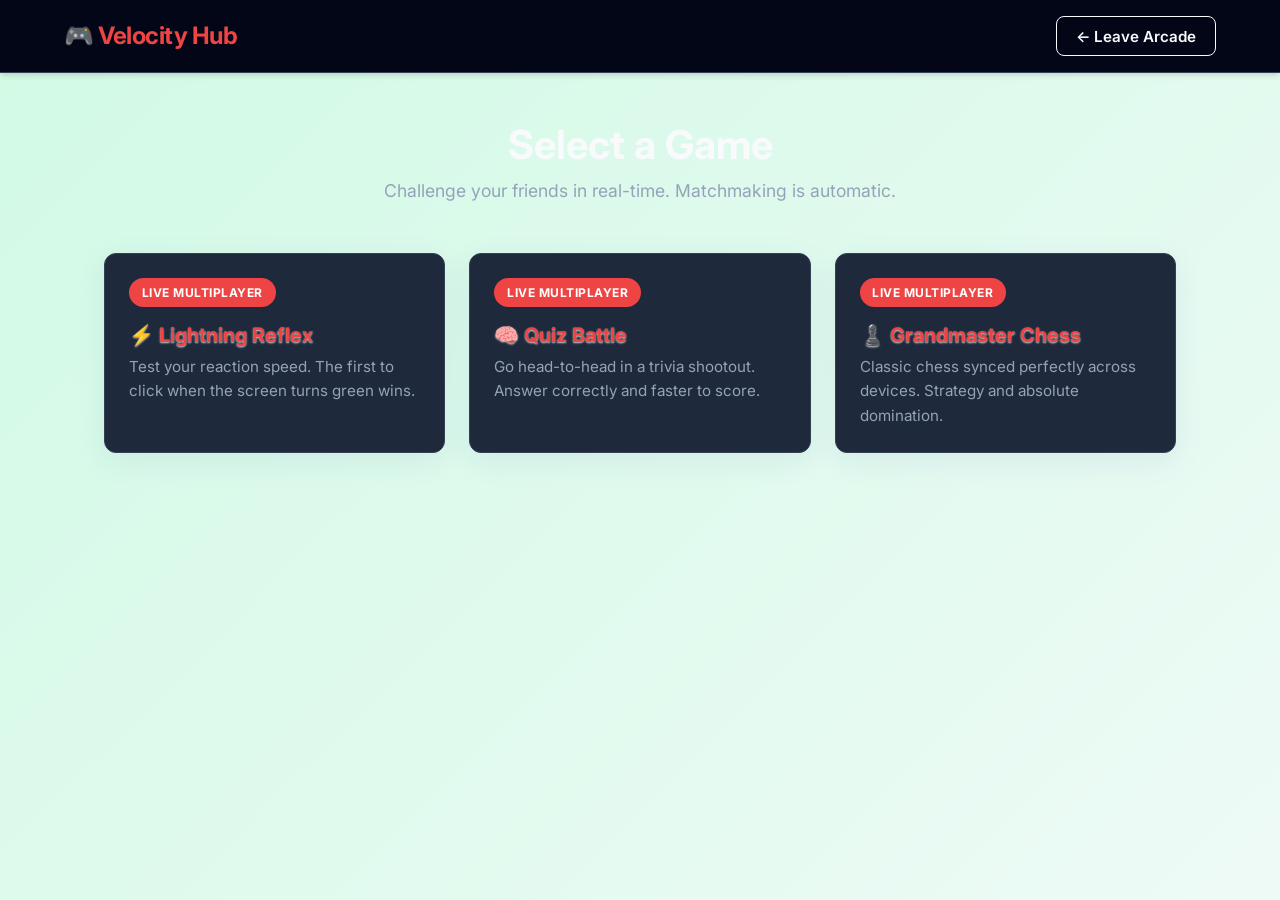
<file: games.html>
<!DOCTYPE html>
<html lang="en">
<head>
    <meta charset="UTF-8">
    <meta name="viewport" content="width=device-width, initial-scale=1.0">
    <title>Campus Nexus - Gaming Hub</title>
    <link rel="stylesheet" href="global.css">
    <style>
        body { background-color: #0f172a; color: var(--text-light); }
        .header-section { text-align: center; margin-bottom: 3rem; }
        .header-section h1 { color: #f8fafc; font-size: 2.5rem; margin-bottom: 0.5rem; }
        .header-section p { color: #94a3b8; font-size: 1.1rem; }

        .game-card { background: #1e293b; border: 1px solid #334155; }
        .game-card:hover { border-color: var(--danger); transform: translateY(-4px); box-shadow: 0 10px 15px -3px rgba(239, 68, 68, 0.2); }
        .game-card h3 { color: var(--danger); }
        .game-card p { color: #94a3b8; }
        
        .tag { display: inline-block; background: var(--danger); color: white; font-size: 0.75rem; padding: 0.3rem 0.8rem; border-radius: 2rem; margin-bottom: 1rem; font-weight: 700; letter-spacing: 0.5px; text-transform: uppercase; }
    </style>
</head>
<body>

    <nav style="background-color: #020617; border-bottom: 1px solid #334155;">
        <h2 style="color: var(--danger);">🎮 Velocity Hub</h2>
        <button class="btn btn-outline" onclick="window.location.href='dashboard.html'">← Leave Arcade</button>
    </nav>

    <div class="container">
        <div class="header-section">
            <h1>Select a Game</h1>
            <p>Challenge your friends in real-time. Matchmaking is automatic.</p>
        </div>

        <div class="grid">
            <div class="card game-card interactive" onclick="window.location.href='reaction.html'">
                <div style="display: flex; flex-direction: column; height: 100%; justify-content: flex-start;">
                    <span class="tag" style="align-self: flex-start;">Live Multiplayer</span>
                    <h3>⚡ Lightning Reflex</h3>
                    <p>Test your reaction speed. The first to click when the screen turns green wins.</p>
                </div>
            </div>

            <div class="card game-card interactive" onclick="window.location.href='quiz.html'">
                <div style="display: flex; flex-direction: column; height: 100%; justify-content: flex-start;">
                    <span class="tag" style="align-self: flex-start;">Live Multiplayer</span>
                    <h3>🧠 Quiz Battle</h3>
                    <p>Go head-to-head in a trivia shootout. Answer correctly and faster to score.</p>
                </div>
            </div>

            <div class="card game-card interactive" onclick="window.location.href='chess.html'">
                <div style="display: flex; flex-direction: column; height: 100%; justify-content: flex-start;">
                    <span class="tag" style="align-self: flex-start;">Live Multiplayer</span>
                    <h3>♟️ Grandmaster Chess</h3>
                    <p>Classic chess synced perfectly across devices. Strategy and absolute domination.</p>
                </div>
            </div>
        </div>
    </div>
</body>
</html>
</file>
<file: global.css>
/* Import a clean, modern Google Font */
@import url('https://fonts.googleapis.com/css2?family=Inter:wght@300;400;600;700&display=swap');

/* Define the Campus Nexus Theme Variables */
:root {
    --primary: #4f46e5;       /* Modern Indigo */
    --primary-hover: #4338ca;
    --secondary: #10b981;     /* Success Emerald */
    --accent: #f59e0b;        /* Admin/Warning Amber */
    --danger: #ef4444;        /* Error/Logout Red */
    
    --bg-main: #f8fafc;       /* Light Slate Background */
    --surface: #ffffff;       /* Pure White Cards */
    --nav-bg: #0f172a;        /* Deep Slate for Navbar */
    
    --text-main: #1e293b;
    --text-muted: #64748b;
    --text-light: #f8fafc;
    
    --radius-md: 12px;
    --radius-sm: 8px;
    --shadow-sm: 0 1px 3px rgba(0,0,0,0.1);
    --shadow-md: 0 4px 6px -1px rgba(0,0,0,0.1), 0 2px 4px -1px rgba(0,0,0,0.06);
    --shadow-hover: 0 10px 15px -3px rgba(0,0,0,0.1);
    
    --transition: all 0.3s ease;
}

/* Base Reset */
* {
    margin: 0;
    padding: 0;
    box-sizing: border-box;
    font-family: 'Inter', sans-serif;
}

/* ==========================================
   🌌 DYNAMIC ANIMATED BACKGROUND
   ========================================== */
body {
    /* A beautifully shifting gradient using your brand colors */
    background: linear-gradient(-45deg, #e0e7ff, #c7d2fe, #f8fafc, #d1fae5);
    background-size: 400% 400%;
    animation: gradientShift 15s ease infinite, pageLoadFade 0.4s ease-out forwards;
    color: var(--text-main);
    line-height: 1.6;
    display: flex;
    flex-direction: column;
    min-height: 100vh;
    /* Optional: A subtle grain texture can make it feel even more premium */
    background-attachment: fixed;
}

@keyframes gradientShift {
    0% { background-position: 0% 50%; }
    50% { background-position: 100% 50%; }
    100% { background-position: 0% 50%; }
}

/* Typography */
h1, h2, h3 { font-weight: 700; line-height: 1.2; }
a { text-decoration: none; color: inherit; }

/* Global Navigation */
nav {
    background-color: var(--nav-bg);
    color: var(--text-light);
    padding: 1rem 5%;
    display: flex;
    justify-content: space-between;
    align-items: center;
    box-shadow: var(--shadow-md);
    position: sticky;
    top: 0;
    z-index: 100;
}
nav h1, nav h2 { font-size: 1.5rem; letter-spacing: -0.5px; }

/* Global Layout */
.container {
    width: 100%;
    max-width: 1200px;
    margin: 0 auto;
    padding: 3rem 5%;
    flex: 1;
}

/* Global Buttons */
.btn {
    padding: 0.6rem 1.2rem;
    border-radius: var(--radius-sm);
    border: none;
    font-weight: 600;
    font-size: 0.95rem;
    cursor: pointer;
    transition: var(--transition);
    display: inline-flex;
    align-items: center;
    justify-content: center;
    gap: 0.5rem;
}
.btn-primary { background-color: var(--primary); color: var(--text-light); }
.btn-primary:hover { background-color: var(--primary-hover); transform: translateY(-1px); }

.btn-danger { background-color: var(--danger); color: var(--text-light); }
.btn-danger:hover { background-color: #dc2828; }

.btn-admin { background-color: var(--accent); color: var(--text-light); }
.btn-admin:hover { background-color: #d97706; }

.btn-outline { background-color: transparent; border: 1px solid var(--text-light); color: var(--text-light); }
.btn-outline:hover { background-color: rgba(255,255,255,0.1); }

/* Global Cards */
.grid {
    display: grid;
    grid-template-columns: repeat(auto-fit, minmax(280px, 1fr));
    gap: 1.5rem;
}

/* ==========================================
   🪟 GLASSMORPHISM CARDS & 3D HOVER
   ========================================== */
.card {
    /* Frosted glass effect */
    background: rgba(255, 255, 255, 0.65);
    backdrop-filter: blur(12px);
    -webkit-backdrop-filter: blur(12px);
    
    /* Sleek border and shadow to give it 3D depth */
    border: 1px solid rgba(255, 255, 255, 0.8);
    border-radius: var(--radius-md);
    padding: 1.5rem;
    box-shadow: 0 8px 32px 0 rgba(31, 38, 135, 0.07);
    
    display: flex;
    flex-direction: column;
}

.card.interactive { 
    cursor: pointer; 
    transition: transform 0.4s cubic-bezier(0.34, 1.56, 0.64, 1), 
                box-shadow 0.4s ease, 
                background 0.4s ease,
                border-color 0.4s ease;
}

.card.interactive:hover {
    /* The 3D lift effect */
    transform: translateY(-8px) scale(1.02);
    box-shadow: 0 20px 40px 0 rgba(31, 38, 135, 0.15);
    background: rgba(255, 255, 255, 0.85);
    border-color: var(--primary);
}

.card h3 { 
    color: var(--primary); 
    margin-bottom: 0.5rem; 
    font-size: 1.25rem; 
    text-shadow: 0 1px 2px rgba(255,255,255,0.8); /* Makes text pop off the glass */
}

.card p { 
    color: var(--text-muted); 
    font-size: 0.95rem; 
}

/* ==========================================
   ✨ DYNAMIC ANIMATIONS
   ========================================== */
/* 1. Smooth Page Load Fade-In */
@keyframes pageLoadFade {
    from { opacity: 0; }
    to { opacity: 1; }
}

/* 2. The Slide-Up Entry Animation */
@keyframes fadeInUp {
    from { 
        opacity: 0; 
        transform: translateY(30px); 
    }
    to { 
        opacity: 1; 
        transform: translateY(0); 
    }
}

/* 3. Animation Classes to attach to HTML elements */
.animate-entry {
    opacity: 0; /* Keep hidden until animation starts */
    /* The cubic-bezier makes the slide-up feel snappy but natural */
    animation: fadeInUp 0.6s cubic-bezier(0.16, 1, 0.3, 1) forwards; 
}

/* 4. Staggered Delays (So cards load one-by-one like a cascade) */
.delay-1 { animation-delay: 0.1s; }
.delay-2 { animation-delay: 0.2s; }
.delay-3 { animation-delay: 0.3s; }
.delay-4 { animation-delay: 0.4s; }
.delay-5 { animation-delay: 0.5s; }

/* ==========================================
   🌙 DARK MODE THEME VARIABLES
   ========================================== */
[data-theme="dark"] {
    --bg-main: #0f172a;       /* Very Dark Slate */
    --surface: rgba(30, 41, 59, 0.65); /* Dark semi-transparent cards */
    --nav-bg: #020617;        /* Almost black */
    
    --text-main: #f8fafc;     /* Light text */
    --text-muted: #94a3b8;    /* Muted light text */
    
    --primary: #6366f1;       /* Slightly lighter indigo for contrast */
    --primary-hover: #818cf8;
}

/* Adjusting the gradient background for dark mode so it isn't blinding */
[data-theme="dark"] body {
    background: linear-gradient(-45deg, #0f172a, #1e293b, #020617, #172554);
    background-size: 400% 400%;
}

/* Adjusting glassmorphism borders for dark mode */
[data-theme="dark"] .card {
    border: 1px solid rgba(255, 255, 255, 0.1);
    box-shadow: 0 8px 32px 0 rgba(0, 0, 0, 0.4);
}

[data-theme="dark"] .card.interactive:hover {
    background: rgba(30, 41, 59, 0.85);
    border-color: var(--primary);
    box-shadow: 0 20px 40px 0 rgba(0, 0, 0, 0.6);
}
/* ==========================================
   📱 MOBILE RESPONSIVENESS FIXES
   ========================================== */

@media (max-width: 600px) {
    /* 1. Shrink the Nav Bar */
    nav {
        padding: 0.8rem 1rem;
        flex-direction: column; /* Stack logo and buttons */
        gap: 10px;
    }
    nav h1, nav h2 {
        font-size: 1.2rem;
    }
    .btn {
        padding: 0.5rem 0.8rem;
        font-size: 0.8rem;
    }

    /* 2. Fix the Container Padding */
    .container {
        padding: 1.5rem 1rem;
    }

    /* 3. Dashboard Grid - 1 Column only */
    .grid {
        grid-template-columns: 1fr;
    }

    /* 4. Global & Private Chat Mobile Layout */
    .chat-container {
        height: calc(100vh - 120px); /* Adjust for nav height */
        margin-top: 0;
        border-radius: 0;
    }

    .input-area {
        padding: 0.8rem;
        position: sticky;
        bottom: 0;
        background: var(--surface);
    }

    #messageInput {
        padding: 0.6rem 1rem;
        font-size: 16px; /* Prevents iOS zoom-in on focus */
    }

    #sendBtn {
        padding: 0.6rem 1rem;
    }

    /* 5. Active Users Bar - Smaller Bubbles */
    .user-avatar {
        width: 38px;
        height: 38px;
        font-size: 1rem;
    }
}
</file>
